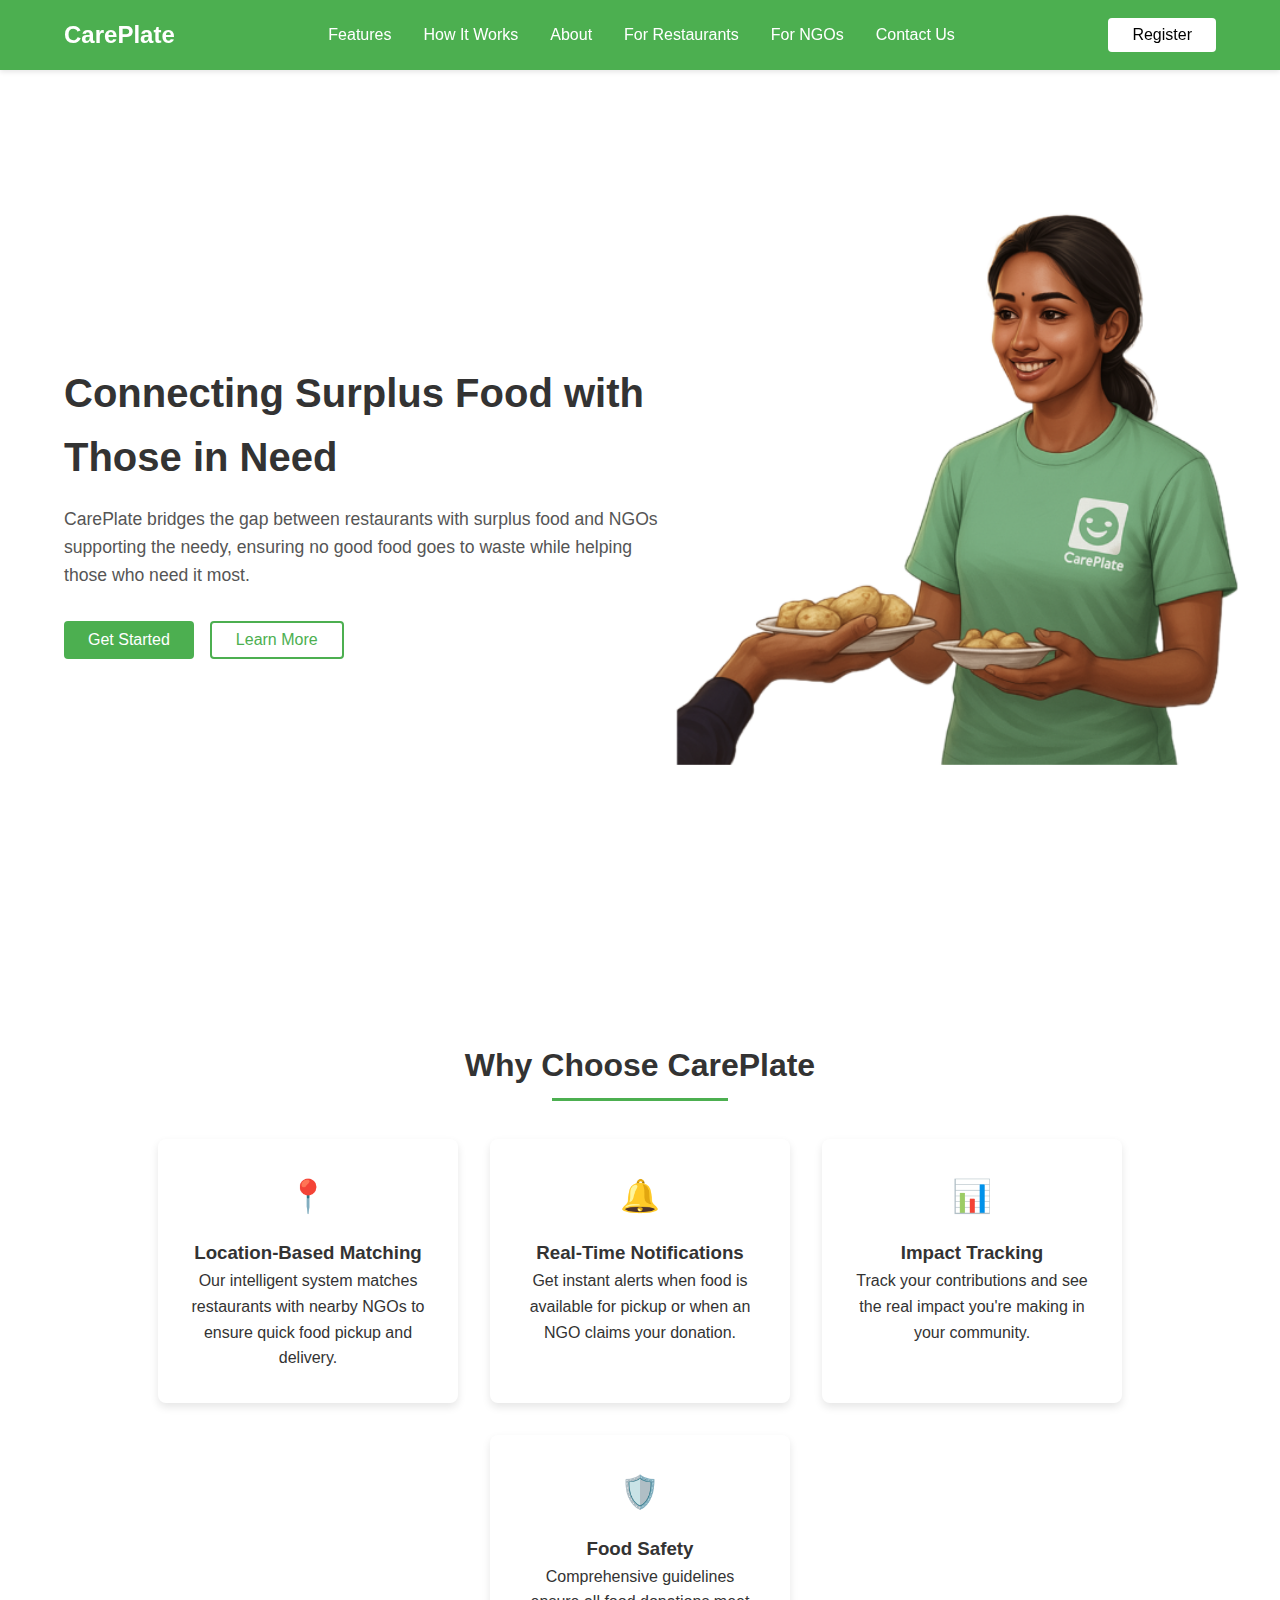
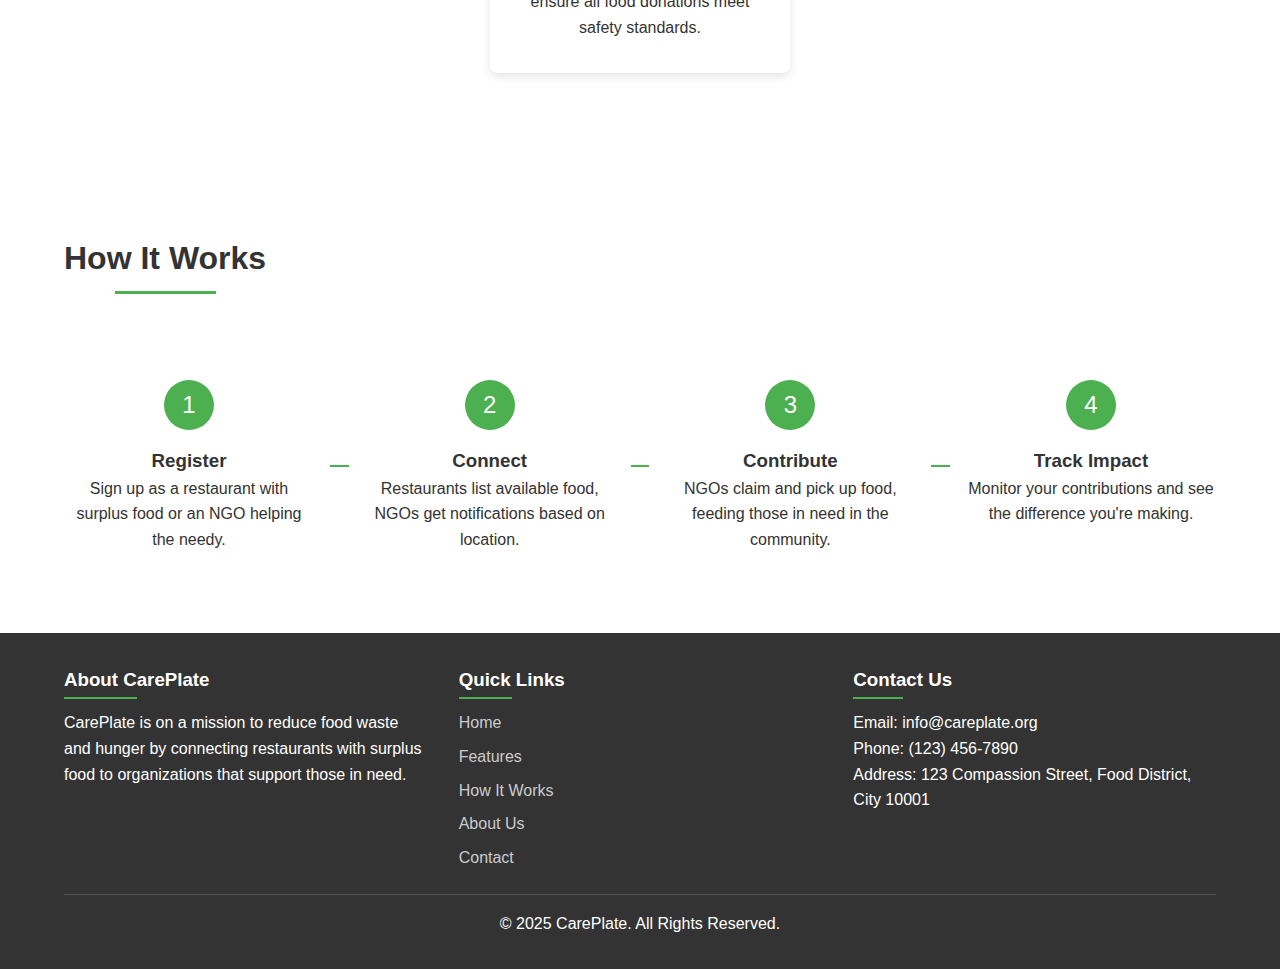
<file: index.html>
<!DOCTYPE html>
<html lang="en">
<head>
    <meta charset="UTF-8">
    <meta name="viewport" content="width=device-width, initial-scale=1.0">
    <title>CarePlate - Connecting Surplus Food with Those in Need</title>
    <link rel="icon" href="images/logo.png" type="image">
    <link rel="stylesheet" href="css/index.css">
</head>
<body>
    <nav class="navbar">
        <a href="#" class="logo">
            <span>Care<span class="logo-highlight">Plate</span></span>
        </a>
        <div class="nav-links">
            <a href="#features">Features</a>
            <a href="#how-it-works">How It Works</a>
            <a href="about.html">About</a>
            <a href="restaurant-interface.html">For Restaurants</a>
            <a href="ngo-interface.html">For NGOs</a>
            <a href="contact.html">Contact Us</a>
        </div>
        <button class="btn" id="register-btn">Register</button>
    </nav>


    <section class="hero">
        <div class="hero-content">
            <h1>Connecting Surplus Food with Those in Need</h1>
            <p>CarePlate bridges the gap between restaurants with surplus food and NGOs supporting the needy, ensuring no good food goes to waste while helping those who need it most.</p>
            <div class="hero-buttons">
                <button class="btn" id="hero-register-btn">Get Started</button>
                <button class="btn btn-outline">Learn More</button>
            </div>
        </div>
    </section>

    <section class="features" id="features">
        <h2 class="section-title">Why Choose CarePlate</h2>
        <div class="feature-grid">
            <div class="feature-card">
                <div class="feature-icon">📍</div>
                <h3>Location-Based Matching</h3>
                <p>Our intelligent system matches restaurants with nearby NGOs to ensure quick food pickup and delivery.</p>
            </div>
            <div class="feature-card">
                <div class="feature-icon">🔔</div>
                <h3>Real-Time Notifications</h3>
                <p>Get instant alerts when food is available for pickup or when an NGO claims your donation.</p>
            </div>
            <div class="feature-card">
                <div class="feature-icon">📊</div>
                <h3>Impact Tracking</h3>
                <p>Track your contributions and see the real impact you're making in your community.</p>
            </div>
            <div class="feature-card">
                <div class="feature-icon">🛡️</div>
                <h3>Food Safety</h3>
                <p>Comprehensive guidelines ensure all food donations meet safety standards.</p>
            </div>
        </div>
    </section>


    <section class="how-it-works" id="how-it-works">
        <h2 class="section-title">How It Works</h2>
        <div class="steps">
            <div class="step">
                <div class="step-number">1</div>
                <h3>Register</h3>
                <p>Sign up as a restaurant with surplus food or an NGO helping the needy.</p>
            </div>
            <div class="step-line"></div>
            <div class="step">
                <div class="step-number">2</div>
                <h3>Connect</h3>
                <p>Restaurants list available food, NGOs get notifications based on location.</p>
            </div>
            <div class="step-line"></div>
            <div class="step">
                <div class="step-number">3</div>
                <h3>Contribute</h3>
                <p>NGOs claim and pick up food, feeding those in need in the community.</p>
            </div>
            <div class="step-line"></div>
            <div class="step">
                <div class="step-number">4</div>
                <h3>Track Impact</h3>
                <p>Monitor your contributions and see the difference you're making.</p>
            </div>
        </div>
    </section>

    <div id="register-modal" class="modal">
        <div class="modal-content">
            <span class="close-btn">&times;</span>
            <h2>Register with CarePlate</h2>
            <p>Join our platform to start making a difference today.</p>
            
            <form id="register-form">
                <div class="user-type-selection">
                    <div class="user-type-option" data-type="restaurant">
                        <h3>I'm a Restaurant</h3>
                        <p>I want to donate surplus food</p>
                    </div>
                    <div class="user-type-option" data-type="ngo">
                        <h3>I'm a NGO</h3>
                        <p>I want to collect food for the needy</p>
                    </div>
                </div>
                
                
                <div class="form-group">
                    <label for="email">Email Address *</label>
                    <input type="email" id="email" class="form-control" required>
                </div>
                
                <div class="form-group">
                    <label for="password">Password *</label>
                    <input type="password" id="password" class="form-control" required>
                </div>
                
                <div class="form-group">
                    <label for="confirm-password">Confirm Password *</label>
                    <input type="password" id="confirm-password" class="form-control" required>
                </div>
                
                <div class="form-check">
                    <input type="checkbox" id="terms" required>
                    <label for="terms">I agree to the Terms of Service and Privacy Policy</label>
                </div>
                
                <button type="submit" class="btn">Continue Registration</button>
            </form>
        </div>
    </div>

  
    <footer>
        <div class="footer-content">
            <div class="footer-section">
                <h3>About CarePlate</h3>
                <p>CarePlate is on a mission to reduce food waste and hunger by connecting restaurants with surplus food to organizations that support those in need.</p>
            </div>
            <div class="footer-section">
                <h3>Quick Links</h3>
                <div class="footer-links">
                    <a href="#">Home</a>
                    <a href="#features">Features</a>
                    <a href="#how-it-works">How It Works</a>
                    <a href="about.html">About Us</a>
                    <a href="contact.html">Contact</a>
                </div>
            </div>
            <div class="footer-section">
                <h3>Contact Us</h3>
                <p>Email: info@careplate.org</p>
                <p>Phone: (123) 456-7890</p>
                <p>Address: 123 Compassion Street, Food District, City 10001</p>
            </div>
        </div>
        <div class="copyright">
            <p>&copy; 2025 CarePlate. All Rights Reserved.</p>
        </div>
    </footer>

    <script src="js/index.js"></script>
</body>
</html>
</file>
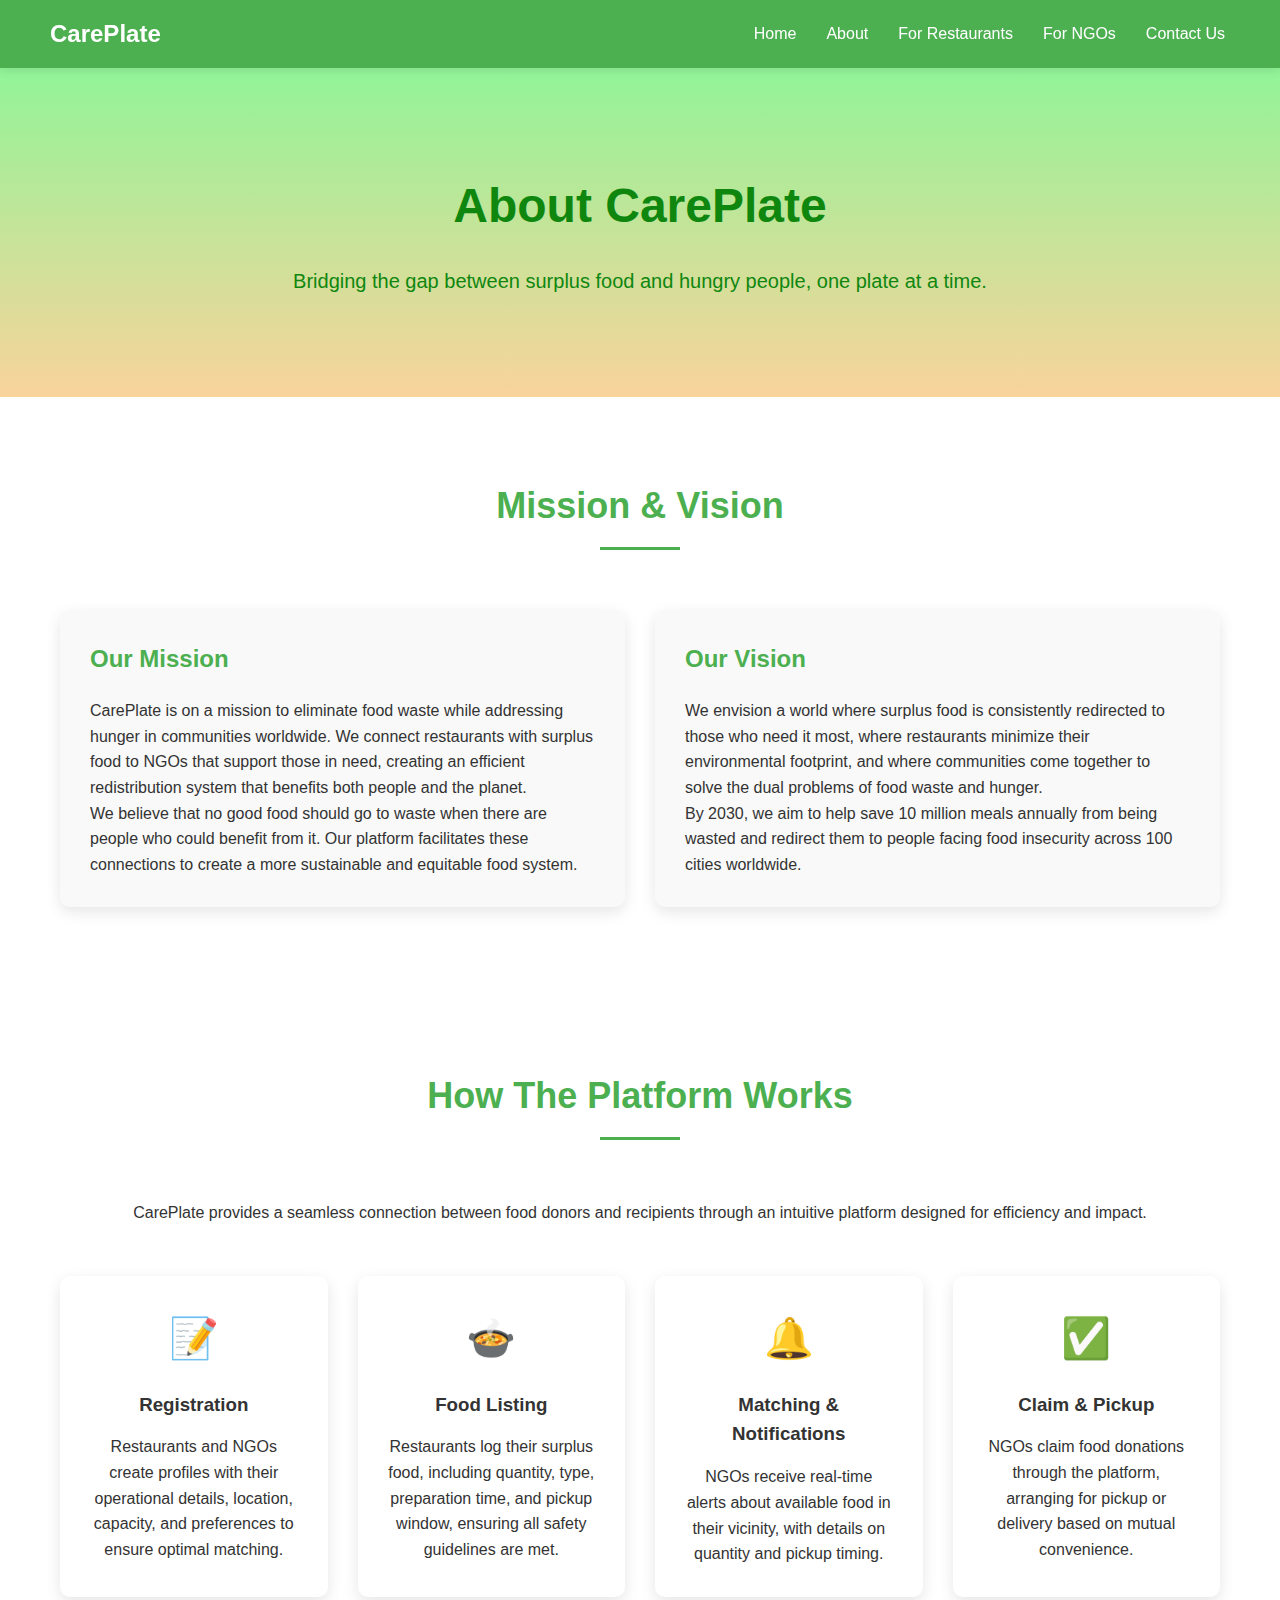
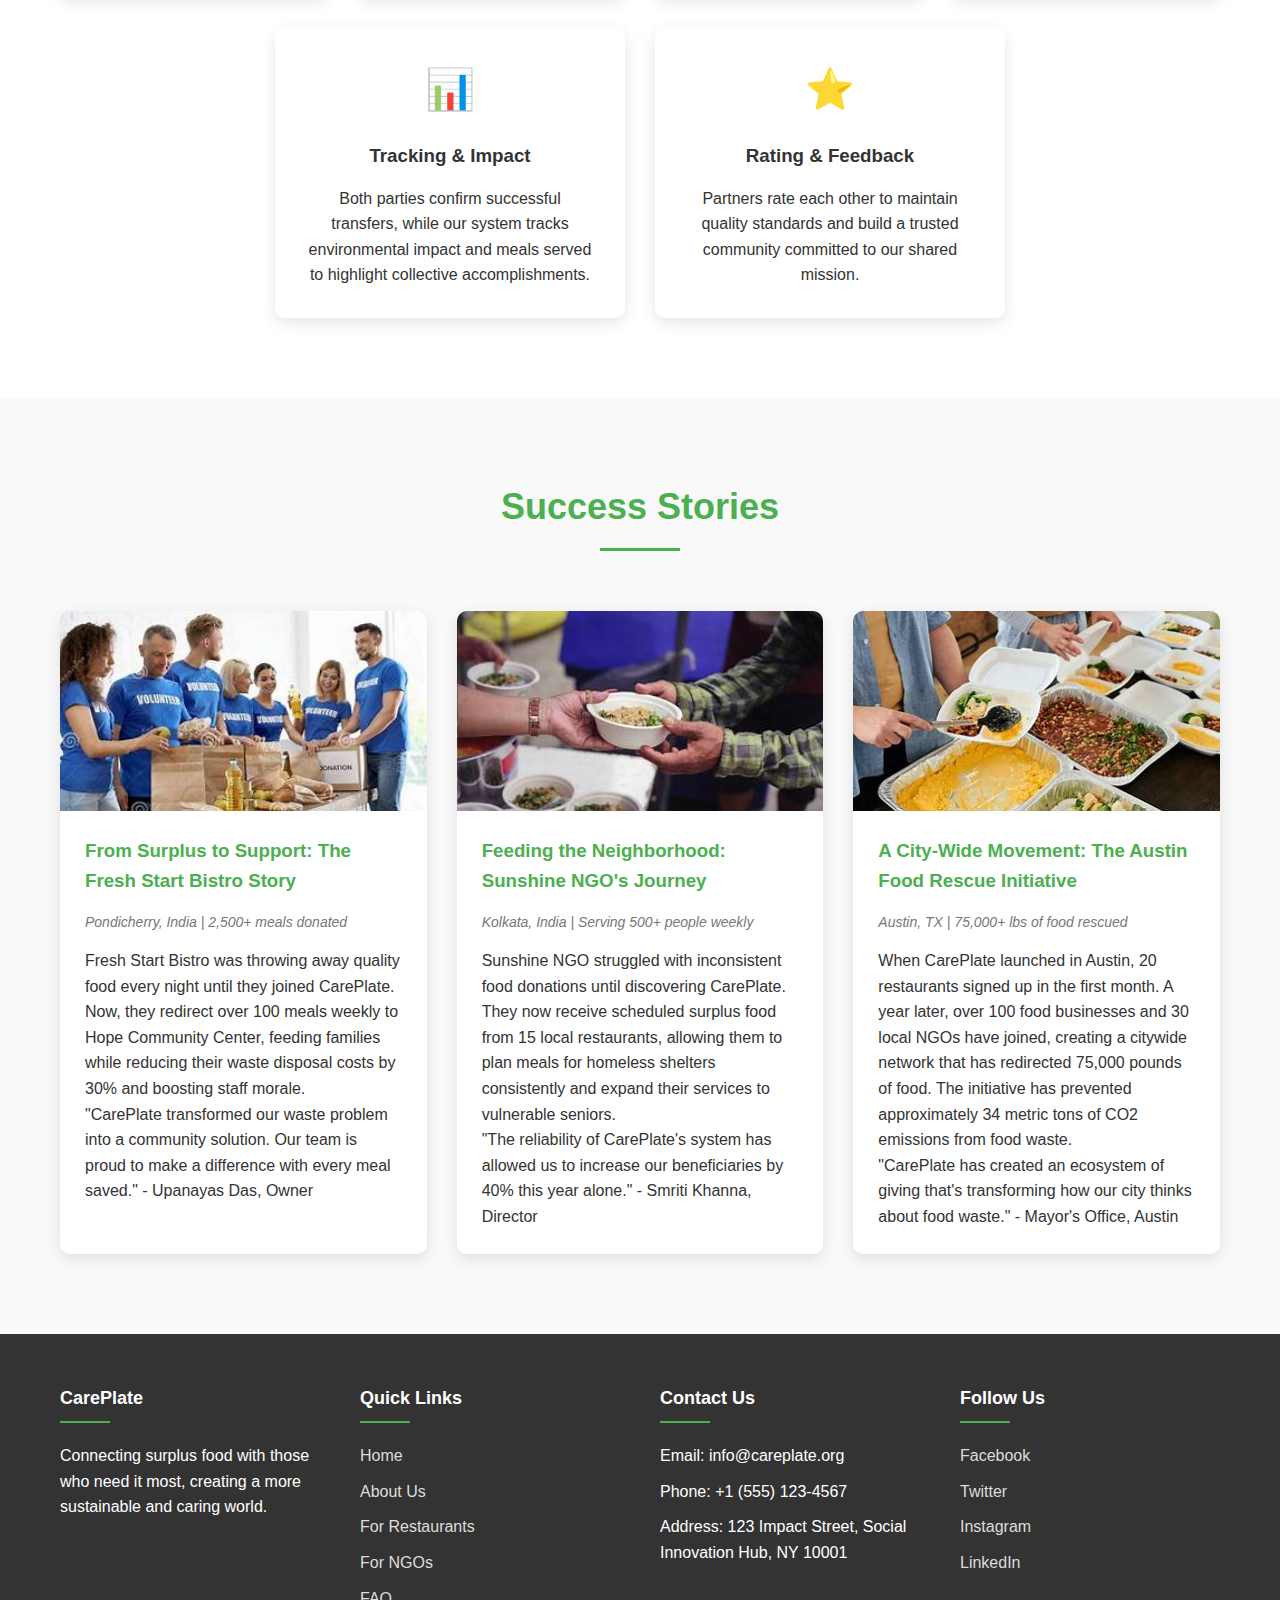
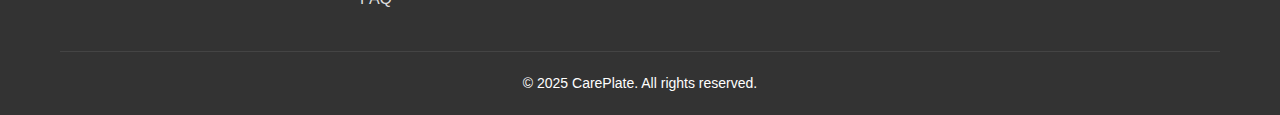
<file: about.html>
<!DOCTYPE html>
<html lang="en">
<head>
    <meta charset="UTF-8">
    <meta name="viewport" content="width=device-width, initial-scale=1.0">
    <title>About Us - CarePlate</title>
    <link rel="stylesheet" href="css/about.css">
</head>
<body>
    <!-- Navbar -->
    <nav>
        <div class="container navbar">
            <a href="#" class="logo">
                <span class="logo-icon"></span> CarePlate
            </a>
            <ul class="nav-links">
                <li><a href="index.html">Home</a></li>
                <li><a href="#">About</a></li>
                <li><a href="restaurant-interface.html">For Restaurants</a></li>
                <li><a href="ngo-interface.html">For NGOs</a></li>
                <li><a href="contact.html">Contact Us</a></li>
            </ul>
        </div>
    </nav>


    <div class="hero">
        <div class="container">
            <h1>About CarePlate</h1>
            <p>Bridging the gap between surplus food and hungry people, one plate at a time.</p>
        </div>
    </div>

    <!-- Mission & Vision Section -->
    <section class="section">
        <div class="container">
            <div class="section-title">
                <h2>Mission & Vision</h2>
            </div>
            <div class="mission-vision">
                <div class="mission">
                    <h3>Our Mission</h3>
                    <p>CarePlate is on a mission to eliminate food waste while addressing hunger in communities worldwide. We connect restaurants with surplus food to NGOs that support those in need, creating an efficient redistribution system that benefits both people and the planet.</p>
                    <p>We believe that no good food should go to waste when there are people who could benefit from it. Our platform facilitates these connections to create a more sustainable and equitable food system.</p>
                </div>
                <div class="vision">
                    <h3>Our Vision</h3>
                    <p>We envision a world where surplus food is consistently redirected to those who need it most, where restaurants minimize their environmental footprint, and where communities come together to solve the dual problems of food waste and hunger.</p>
                    <p>By 2030, we aim to help save 10 million meals annually from being wasted and redirect them to people facing food insecurity across 100 cities worldwide.</p>
                </div>
            </div>
        </div>
    </section>

    <!-- How It Works Section -->
    <section class="section">
        <div class="container">
            <div class="section-title">
                <h2>How The Platform Works</h2>
            </div>
            <div class="how-it-works">
                <p>CarePlate provides a seamless connection between food donors and recipients through an intuitive platform designed for efficiency and impact.</p>
                
                <div class="steps">
                    <div class="step">
                        <div class="step-icon">📝</div>
                        <h3>Registration</h3>
                        <p>Restaurants and NGOs create profiles with their operational details, location, capacity, and preferences to ensure optimal matching.</p>
                    </div>
                    <div class="step">
                        <div class="step-icon">🍲</div>
                        <h3>Food Listing</h3>
                        <p>Restaurants log their surplus food, including quantity, type, preparation time, and pickup window, ensuring all safety guidelines are met.</p>
                    </div>
                    <div class="step">
                        <div class="step-icon">🔔</div>
                        <h3>Matching & Notifications</h3>
                        <p>NGOs receive real-time alerts about available food in their vicinity, with details on quantity and pickup timing.</p>
                    </div>
                    <div class="step">
                        <div class="step-icon">✅</div>
                        <h3>Claim & Pickup</h3>
                        <p>NGOs claim food donations through the platform, arranging for pickup or delivery based on mutual convenience.</p>
                    </div>
                    <div class="step">
                        <div class="step-icon">📊</div>
                        <h3>Tracking & Impact</h3>
                        <p>Both parties confirm successful transfers, while our system tracks environmental impact and meals served to highlight collective accomplishments.</p>
                    </div>
                    <div class="step">
                        <div class="step-icon">⭐</div>
                        <h3>Rating & Feedback</h3>
                        <p>Partners rate each other to maintain quality standards and build a trusted community committed to our shared mission.</p>
                    </div>
                </div>
            </div>
        </div>
    </section>

    <!-- Success Stories Section -->
    <section class="section success-stories">
        <div class="container">
            <div class="section-title">
                <h2>Success Stories</h2>
            </div>
            <div class="stories">
                <div class="story">
                    <div class="story-img" style="background-image: url('images/succ1.jpeg')"></div>
                    <div class="story-content">
                        <h3>From Surplus to Support: The Fresh Start Bistro Story</h3>
                        <p class="story-meta">Pondicherry, India | 2,500+ meals donated</p>
                        <p>Fresh Start Bistro was throwing away quality food every night until they joined CarePlate. Now, they redirect over 100 meals weekly to Hope Community Center, feeding families while reducing their waste disposal costs by 30% and boosting staff morale.</p>
                        <p>"CarePlate transformed our waste problem into a community solution. Our team is proud to make a difference with every meal saved." - Upanayas Das, Owner</p>
                    </div>
                </div>
                <div class="story">
                    <div class="story-img" style="background-image: url('images/succ2.jpeg')"></div>
                    <div class="story-content">
                        <h3>Feeding the Neighborhood: Sunshine NGO's Journey</h3>
                        <p class="story-meta">Kolkata, India | Serving 500+ people weekly</p>
                        <p>Sunshine NGO struggled with inconsistent food donations until discovering CarePlate. They now receive scheduled surplus food from 15 local restaurants, allowing them to plan meals for homeless shelters consistently and expand their services to vulnerable seniors.</p>
                        <p>"The reliability of CarePlate's system has allowed us to increase our beneficiaries by 40% this year alone." - Smriti Khanna, Director</p>
                    </div>
                </div>
                <div class="story">
                    <div class="story-img" style="background-image: url('images/succ3.jpeg')"></div>
                    <div class="story-content">
                        <h3>A City-Wide Movement: The Austin Food Rescue Initiative</h3>
                        <p class="story-meta">Austin, TX | 75,000+ lbs of food rescued</p>
                        <p>When CarePlate launched in Austin, 20 restaurants signed up in the first month. A year later, over 100 food businesses and 30 local NGOs have joined, creating a citywide network that has redirected 75,000 pounds of food. The initiative has prevented approximately 34 metric tons of CO2 emissions from food waste.</p>
                        <p>"CarePlate has created an ecosystem of giving that's transforming how our city thinks about food waste." - Mayor's Office, Austin</p>
                    </div>
                </div>
            </div>
        </div>
    </section>

    <!-- Footer -->
    <footer>
        <div class="container">
            <div class="footer-content">
                <div class="footer-col">
                    <h4>CarePlate</h4>
                    <p>Connecting surplus food with those who need it most, creating a more sustainable and caring world.</p>
                </div>
                <div class="footer-col">
                    <h4>Quick Links</h4>
                    <ul class="footer-links">
                        <li><a href="#">Home</a></li>
                        <li><a href="#">About Us</a></li>
                        <li><a href="#">For Restaurants</a></li>
                        <li><a href="#">For NGOs</a></li>
                        <li><a href="#">FAQ</a></li>
                    </ul>
                </div>
                <div class="footer-col">
                    <h4>Contact Us</h4>
                    <ul class="footer-links">
                        <li>Email: info@careplate.org</li>
                        <li>Phone: +1 (555) 123-4567</li>
                        <li>Address: 123 Impact Street, Social Innovation Hub, NY 10001</li>
                    </ul>
                </div>
                <div class="footer-col">
                    <h4>Follow Us</h4>
                    <ul class="footer-links">
                        <li><a href="#">Facebook</a></li>
                        <li><a href="#">Twitter</a></li>
                        <li><a href="#">Instagram</a></li>
                        <li><a href="#">LinkedIn</a></li>
                    </ul>
                </div>
            </div>
            <div class="copyright">
                <p>&copy; 2025 CarePlate. All rights reserved.</p>
            </div>
        </div>
    </footer>
</body>
</html>
</file>
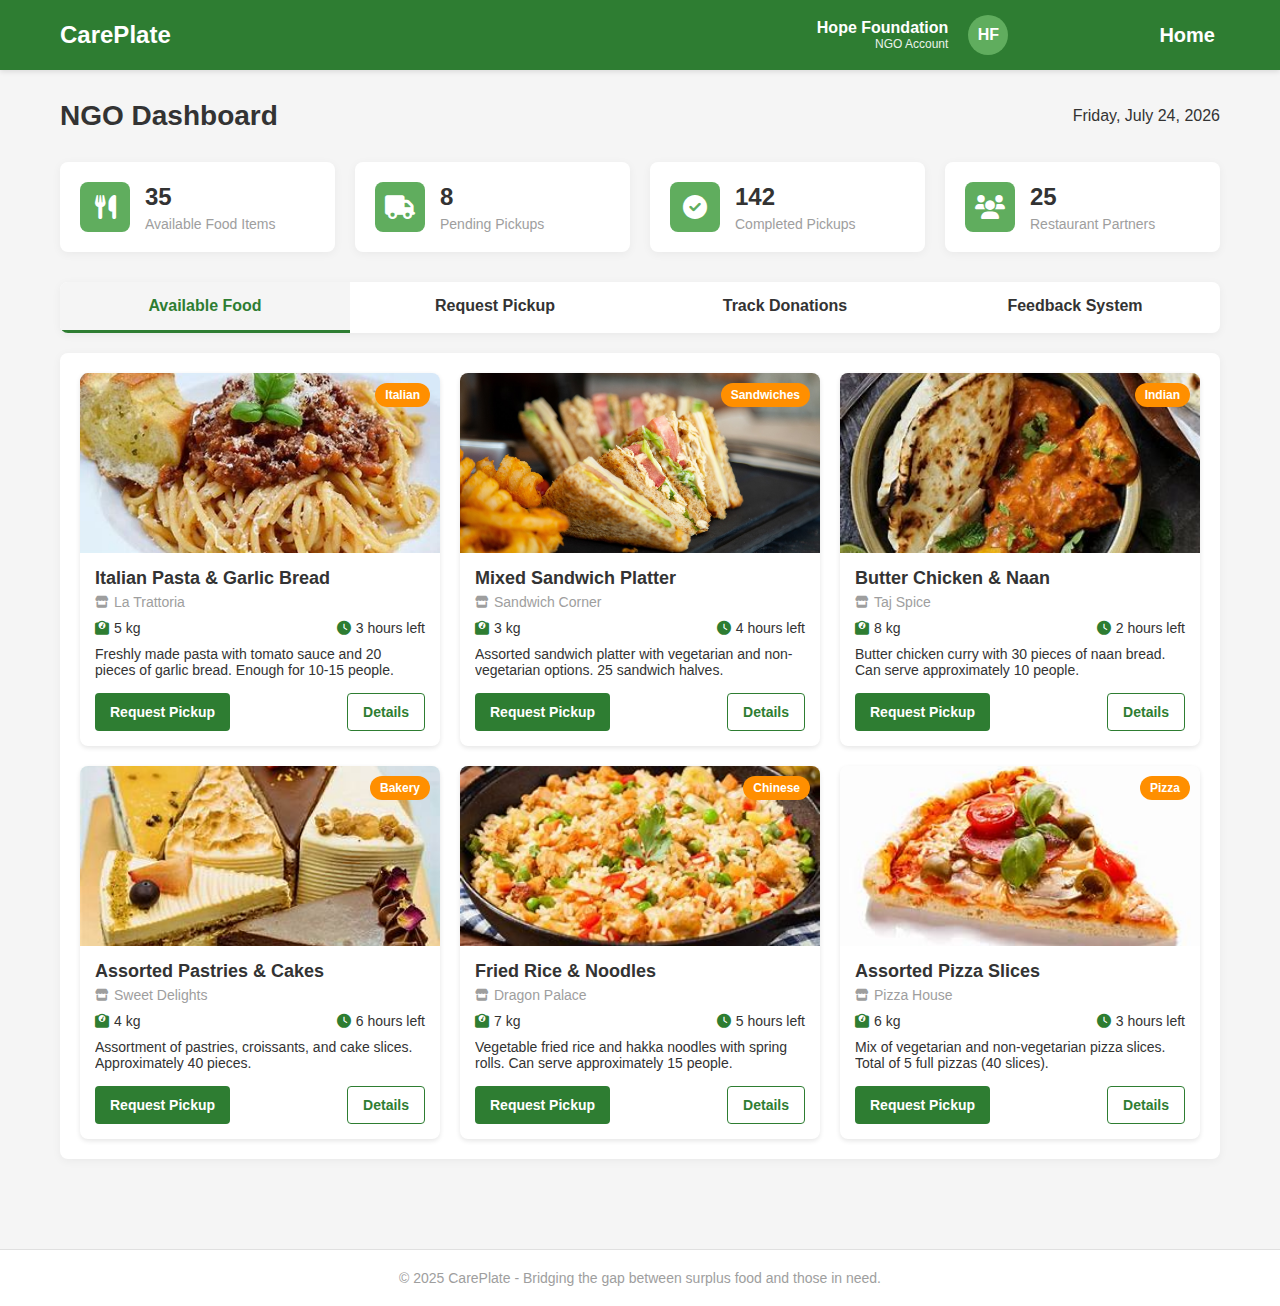
<file: ngo-interface.html>
<!DOCTYPE html>
<html lang="en">
<head>
    <meta charset="UTF-8">
    <meta name="viewport" content="width=device-width, initial-scale=1.0">
    <title>CarePlate - NGO Dashboard</title>
    <link rel="stylesheet" href="css/ngo.css">
    <link rel="stylesheet" href="https://cdnjs.cloudflare.com/ajax/libs/font-awesome/6.0.0/css/all.min.css">
</head>
<body>
    <header>
        <div class="container header-content">
            <div class="logo">
                <span>CarePlate</span>
            </div>
            <div class="user-nav">
                <div class="user-info">
                    <div class="user-name">Hope Foundation</div>
                    <div class="user-org">NGO Account</div>
                </div>
                <div class="avatar">HF</div>
            </div>
            <a href="index.html">Home</a>
        </div>
    </header>

    <main class="main-content">
        <div class="container">
            <div class="dashboard-header">
                <h1 class="dashboard-title">NGO Dashboard</h1>
                <div>
                    <p id="current-date"></p>
                </div>
            </div>

            <div class="stats-container">
                <div class="stat-card">
                    <div class="stat-icon"><i class="fas fa-utensils"></i></div>
                    <div class="stat-info">
                        <h3>35</h3>
                        <p>Available Food Items</p>
                    </div>
                </div>
                <div class="stat-card">
                    <div class="stat-icon"><i class="fas fa-truck"></i></div>
                    <div class="stat-info">
                        <h3>8</h3>
                        <p>Pending Pickups</p>
                    </div>
                </div>
                <div class="stat-card">
                    <div class="stat-icon"><i class="fas fa-check-circle"></i></div>
                    <div class="stat-info">
                        <h3>142</h3>
                        <p>Completed Pickups</p>
                    </div>
                </div>
                <div class="stat-card">
                    <div class="stat-icon"><i class="fas fa-users"></i></div>
                    <div class="stat-info">
                        <h3>25</h3>
                        <p>Restaurant Partners</p>
                    </div>
                </div>
            </div>

            <div class="tabs">
                <div class="tab active" data-tab="available">Available Food</div>
                <div class="tab" data-tab="request">Request Pickup</div>
                <div class="tab" data-tab="track">Track Donations</div>
                <div class="tab" data-tab="feedback">Feedback System</div>
            </div>

            <div id="available-tab" class="tab-content active">
                <div class="food-grid">
                    <div class="food-card">
                        <div class="food-img">
                            <img src="images/pasta.jpeg" alt="Italian Pasta">
                            <span class="food-type">Italian</span>
                        </div>
                        <div class="food-details">
                            <h3 class="food-title">Italian Pasta & Garlic Bread</h3>
                            <div class="restaurant-name">
                                <i class="fas fa-store"></i> La Trattoria
                            </div>
                            <div class="food-meta">
                                <div>
                                    <i class="fas fa-weight"></i> 5 kg
                                </div>
                                <div>
                                    <i class="fas fa-clock"></i> 3 hours left
                                </div>
                            </div>
                            <p class="food-description">Freshly made pasta with tomato sauce and 20 pieces of garlic bread. Enough for 10-15 people.</p>
                            <div class="food-actions">
                                <button class="btn btn-primary request-btn" data-id="1">Request Pickup</button>
                                <button class="btn btn-secondary view-details-btn" data-id="1">Details</button>
                            </div>
                        </div>
                    </div>

                    
                    <div class="food-card">
                        <div class="food-img">
                            <img src="images/sandwich-4638226_1280.jpg" alt="Sandwiches">
                            <span class="food-type">Sandwiches</span>
                        </div>
                        <div class="food-details">
                            <h3 class="food-title">Mixed Sandwich Platter</h3>
                            <div class="restaurant-name">
                                <i class="fas fa-store"></i> Sandwich Corner
                            </div>
                            <div class="food-meta">
                                <div>
                                    <i class="fas fa-weight"></i> 3 kg
                                </div>
                                <div>
                                    <i class="fas fa-clock"></i> 4 hours left
                                </div>
                            </div>
                            <p class="food-description">Assorted sandwich platter with vegetarian and non-vegetarian options. 25 sandwich halves.</p>
                            <div class="food-actions">
                                <button class="btn btn-primary request-btn" data-id="2">Request Pickup</button>
                                <button class="btn btn-secondary view-details-btn" data-id="2">Details</button>
                            </div>
                        </div>
                    </div>

                    
                    <div class="food-card">
                        <div class="food-img">
                            <img src="images/butter chicken2.jpeg" alt="Indian Curry">
                            <span class="food-type">Indian</span>
                        </div>
                        <div class="food-details">
                            <h3 class="food-title">Butter Chicken & Naan</h3>
                            <div class="restaurant-name">
                                <i class="fas fa-store"></i> Taj Spice
                            </div>
                            <div class="food-meta">
                                <div>
                                    <i class="fas fa-weight"></i> 8 kg
                                </div>
                                <div>
                                    <i class="fas fa-clock"></i> 2 hours left
                                </div>
                            </div>
                            <p class="food-description">Butter chicken curry with 30 pieces of naan bread. Can serve approximately 10 people.</p>
                            <div class="food-actions">
                                <button class="btn btn-primary request-btn" data-id="3">Request Pickup</button>
                                <button class="btn btn-secondary view-details-btn" data-id="3">Details</button>
                            </div>
                        </div>
                    </div>

                    
                    <div class="food-card">
                        <div class="food-img">
                            <img src="images/pastry.jpeg" alt="Pastries">
                            <span class="food-type">Bakery</span>
                        </div>
                        <div class="food-details">
                            <h3 class="food-title">Assorted Pastries & Cakes</h3>
                            <div class="restaurant-name">
                                <i class="fas fa-store"></i> Sweet Delights
                            </div>
                            <div class="food-meta">
                                <div>
                                    <i class="fas fa-weight"></i> 4 kg
                                </div>
                                <div>
                                    <i class="fas fa-clock"></i> 6 hours left
                                </div>
                            </div>
                            <p class="food-description">Assortment of pastries, croissants, and cake slices. Approximately 40 pieces.</p>
                            <div class="food-actions">
                                <button class="btn btn-primary request-btn" data-id="4">Request Pickup</button>
                                <button class="btn btn-secondary view-details-btn" data-id="4">Details</button>
                            </div>
                        </div>
                    </div>

                    
                    <div class="food-card">
                        <div class="food-img">
                            <img src="images/fried rice.jpeg" alt="Chinese Food">
                            <span class="food-type">Chinese</span>
                        </div>
                        <div class="food-details">
                            <h3 class="food-title">Fried Rice & Noodles</h3>
                            <div class="restaurant-name">
                                <i class="fas fa-store"></i> Dragon Palace
                            </div>
                            <div class="food-meta">
                                <div>
                                    <i class="fas fa-weight"></i> 7 kg
                                </div>
                                <div>
                                    <i class="fas fa-clock"></i> 5 hours left
                                </div>
                            </div>
                            <p class="food-description">Vegetable fried rice and hakka noodles with spring rolls. Can serve approximately 15 people.</p>
                            <div class="food-actions">
                                <button class="btn btn-primary request-btn" data-id="5">Request Pickup</button>
                                <button class="btn btn-secondary view-details-btn" data-id="5">Details</button>
                            </div>
                        </div>
                    </div>

                 
                    <div class="food-card">
                        <div class="food-img">
                            <img src="images/pizza.jpeg" alt="Pizza">
                            <span class="food-type">Pizza</span>
                        </div>
                        <div class="food-details">
                            <h3 class="food-title">Assorted Pizza Slices</h3>
                            <div class="restaurant-name">
                                <i class="fas fa-store"></i> Pizza House
                            </div>
                            <div class="food-meta">
                                <div>
                                    <i class="fas fa-weight"></i> 6 kg
                                </div>
                                <div>
                                    <i class="fas fa-clock"></i> 3 hours left
                                </div>
                            </div>
                            <p class="food-description">Mix of vegetarian and non-vegetarian pizza slices. Total of 5 full pizzas (40 slices).</p>
                            <div class="food-actions">
                                <button class="btn btn-primary request-btn" data-id="6">Request Pickup</button>
                                <button class="btn btn-secondary view-details-btn" data-id="6">Details</button>
                            </div>
                        </div>
                    </div>
                </div>
            </div>

            <div id="request-tab" class="tab-content">
                <div class="alert alert-info">
                    <p>You have <strong>35</strong> food items available for pickup in your area. Use the form below to place a new pickup request.</p>
                </div>
                
                <form id="pickup-form">
                    <div class="form-group">
                        <label class="form-label" for="food-item">Select Food Item</label>
                        <select class="form-control" id="food-item" required>
                            <option value="">-- Select Food Item --</option>
                            <option value="1">Italian Pasta & Garlic Bread - La Trattoria (5 kg)</option>
                            <option value="2">Mixed Sandwich Platter - Sandwich Corner (3 kg)</option>
                            <option value="3">Butter Chicken & Naan - Taj Spice (8 kg)</option>
                            <option value="4">Assorted Pastries & Cakes - Sweet Delights (4 kg)</option>
                            <option value="5">Fried Rice & Noodles - Dragon Palace (7 kg)</option>
                            <option value="6">Assorted Pizza Slices - Pizza House (6 kg)</option>
                        </select>
                    </div>
                    
                    <div class="form-group">
                        <label class="form-label" for="pickup-time">Preferred Pickup Time</label>
                        <select class="form-control" id="pickup-time" required>
                            <option value="">-- Select Pickup Time --</option>
                            <option value="asap">As Soon As Possible</option>
                            <option value="1h">Within 1 Hour</option>
                            <option value="2h">Within 2 Hours</option>
                            <option value="3h">Within 3 Hours</option>
                        </select>
                    </div>
                    
                    <div class="form-group">
                        <label class="form-label" for="transportation">Transportation Method</label>
                        <select class="form-control" id="transportation" required>
                            <option value="">-- Select Transportation --</option>
                            <option value="own">Own Transportation</option>
                            <option value="volunteer">Volunteer Driver</option>
                            <option value="delivery">Request Restaurant Delivery</option>
                        </select>
                    </div>
                    
                    <div class="form-group">
                        <label class="form-label" for="beneficiaries">Number of Beneficiaries</label>
                        <input type="number" class="form-control" id="beneficiaries" min="1" placeholder="Approximate number of people to be served" required>
                    </div>
                    
                    <div class="form-group">
                        <label class="form-label" for="notes">Additional Notes</label>
                        <textarea class="form-control" id="notes" placeholder="Any dietary requirements, special instructions, etc."></textarea>
                    </div>
                    
                    <button type="submit" class="btn btn-primary btn-block">Submit Pickup Request</button>
                </form>
            </div>

            <div id="track-tab" class="tab-content">
                <div class="table-responsive">
                    <table>
                        <thead>
                            <tr>
                                <th>ID</th>
                                <th>Food Items</th>
                                <th>Restaurant</th>
                                <th>Request Date</th>
                                <th>Status</th>
                                <th>Actions</th>
                            </tr>
                        </thead>
                        <tbody>
                            <tr>
                                <td>#4582</td>
                                <td>Vegetable Biryani & Raita</td>
                                <td>Spice Garden</td>
                                <td>Apr 3, 2025</td>
                                <td><span class="status status-confirmed">Confirmed</span></td>
                                <td>
                                    <button class="btn btn-secondary view-pickup-btn" data-id="4582">View</button>
                                </td>
                            </tr>
                            <tr>
                                <td>#4581</td>
                                <td>Assorted Donuts & Pastries</td>
                                <td>Donut Heaven</td>
                                <td>Apr 3, 2025</td>
                                <td><span class="status status-pending">Pending</span></td>
                                <td>
                                    <button class="btn btn-secondary view-pickup-btn" data-id="4581">View</button>
                                </td>
                            </tr>
                            <tr>
                                <td>#4580</td>
                                <td>Mixed Sandwich Platter</td>
                                <td>Sandwich Corner</td>
                                <td>Apr 2, 2025</td>
                                <td><span class="status status-completed">Completed</span></td>
                                <td>
                                    <button class="btn btn-secondary view-pickup-btn" data-id="4580">View</button>
                                </td>
                            </tr>
                            <tr>
                                <td>#4579</td>
                                <td>Italian Pasta & Garlic Bread</td>
                                <td>La Trattoria</td>
                                <td>Apr 2, 2025</td>
                                <td><span class="status status-completed">Completed</span></td>
                                <td>
                                    <button class="btn btn-secondary view-pickup-btn" data-id="4579">View</button>
                                </td>
                            </tr>
                            <tr>
                                <td>#4578</td>
                                <td>Cheese Burgers & Fries</td>
                                <td>Burger Joint</td>
                                <td>Apr 1, 2025</td>
                                <td><span class="status status-cancelled">Cancelled</span></td>
                                <td>
                                    <button class="btn btn-secondary view-pickup-btn" data-id="4578">View</button>
                                </td>
                            </tr>
                            <tr>
                                <td>#4577</td>
                                <td>Chinese Noodles & Spring Rolls</td>
                                <td>Dragon Palace</td>
                                <td>Mar 31, 2025</td>
                                <td><span class="status status-completed">Completed</span></td>
                                <td>
                                    <button class="btn btn-secondary view-pickup-btn" data-id="4577">View</button>
                                </td>
                            </tr>
                            <tr>
                                <td>#4576</td>
                                <td>Pizza Slices & Garlic Bread</td>
                                <td>Pizza House</td>
                                <td>Mar 30, 2025</td>
                                <td><span class="status status-completed">Completed</span></td>
                                <td>
                                    <button class="btn btn-secondary view-pickup-btn" data-id="4576">View</button>
                                </td>
                            </tr>
                            <tr>
                                <td>#4575</td>
                                <td>Assorted Pastries & Cakes</td>
                                <td>Sweet Delights</td>
                                <td>Mar 30, 2025</td>
                                <td><span class="status status-completed">Completed</span></td>
                                <td>
                                    <button class="btn btn-secondary view-pickup-btn" data-id="4575">View</button>
                                </td>
                            </tr>
                        </tbody>
                    </table>
                </div>
            </div>

            <div id="feedback-tab" class="tab-content">
                <div class="alert alert-warning">
                    <p>Providing feedback helps restaurants improve their donations and helps other NGOs make informed decisions.</p>
                </div>
                
                <div class="table-responsive">
                    <table>
                        <thead>
                            <tr>
                                <th>ID</th>
                                <th>Restaurant</th>
                                <th>Food Items</th>
                                <th>Pickup Date</th>
                                <th>Rating</th>
                                <th>Actions</th>
                            </tr>
                        </thead>
                        <tbody>
                            <tr>
                                <td>#4580</td>
                                <td>Sandwich Corner</td>
                                <td>Mixed Sandwich Platter</td>
                                <td>Apr 2, 2025</td>
                                <td>
                                    <div class="ratings">
                                        <span class="rating">★</span>
                                        <span class="rating">★</span>
                                        <span class="rating">★</span>
                                        <span class="rating">★</span>
                                        <span class="rating empty">★</span>
                                    </div>
                                </td>
                                <td>
                                    <button class="btn btn-secondary rate-btn" data-id="4580">Update</button>
                                </td>
                            </tr>
                            <tr>
                                <td>#4579</td>
                                <td>La Trattoria</td>
                                <td>Italian Pasta & Garlic Bread</td>
                                <td>Apr 2, 2025</td>
                                <td>
                                    <div class="ratings">
                                        <span class="rating">★</span>
                                        <span class="rating">★</span>
                                        <span class="rating">★</span>
                                        <span class="rating">★</span>
                                        <span class="rating">★</span>
                                    </div>
                                </td>
                                <td>
                                    <button class="btn btn-secondary rate-btn" data-id="4579">Update</button>
                                </td>
                            </tr>
                            <tr>
                                <td>#4577</td>
                                <td>Dragon Palace</td>
                                <td>Chinese Noodles & Spring Rolls</td>
                                <td>Mar 31, 2025</td>
                                <td>
                                    <div class="ratings">
                                        <span class="rating">★</span>
                                        <span class="rating">★</span>
                                        <span class="rating">★</span>
                                        <span class="rating empty">★</span>
                                        <span class="rating empty">★</span>
                                    </div>
                                </td>
                                <td>
                                    <button class="btn btn-secondary rate-btn" data-id="4577">Update</button>
                                </td>
                            </tr>
                            <tr>
                                <td>#4576</td>
                                <td>Pizza House</td>
                                <td>Pizza Slices & Garlic Bread</td>
                                <td>Mar 30, 2025</td>
                                <td>
                                    <div class="ratings">
                                        <span class="rating">★</span>
                                        <span class="rating">★</span>
                                        <span class="rating">★</span>
                                        <span class="rating">★</span>
                                        <span class="rating empty">★</span>
                                    </div>
                                </td>
                                <td>
                                    <button class="btn btn-secondary rate-btn" data-id="4576">Update</button>
                                </td>
                            </tr>
                            <tr>
                                <td>#4575</td>
                                <td>Sweet Delights</td>
                                <td>Assorted Pastries & Cakes</td>
                                <td>Mar 30, 2025</td>
                                <td>
                                    <div class="ratings">
                                        <span class="rating">★</span>
                                        <span class="rating">★</span>
                                        <span class="rating">★</span>
                                        <span class="rating">★</span>
                                        <span class="rating">★</span>
                                    </div>
                                </td>
                                <td>
                                    <button class="btn btn-secondary rate-btn" data-id="4575">Update</button>
                                </td>
                            </tr>
                        </tbody>
                    </table>
                </div>
            </div>
        </div>
    </main>

    
    <div id="food-details-modal" class="modal">
        <div class="modal-content">
            <div class="modal-header">
                <h2 class="modal-title">Food Details</h2>
                <button class="modal-close">&times;</button>
            </div>
            <div class="modal-body">
                <div id="food-details-content">
                </div>
            </div>
            <div class="modal-footer">
                <button class="btn btn-secondary modal-close-btn">Close</button>
                <button class="btn btn-primary request-pickup-modal-btn">Request Pickup</button>
            </div>
        </div>
    </div>

    
    <div id="pickup-details-modal" class="modal">
        <div class="modal-content">
            <div class="modal-header">
                <h2 class="modal-title">Pickup Details</h2>
                <button class="modal-close">&times;</button>
            </div>
            <div class="modal-body">
                <div id="pickup-details-content">
                </div>
            </div>
            <div class="modal-footer">
                <button class="btn btn-secondary modal-close-btn">Close</button>
            </div>
        </div>
    </div>

  
    <div id="rating-modal" class="modal">
        <div class="modal-content">
            <div class="modal-header">
                <h2 class="modal-title">Rate Donation</h2>
                <button class="modal-close">&times;</button>
            </div>
            <div class="modal-body">
                <form id="rating-form">
                    <div class="form-group">
                        <label class="form-label">Food Quality</label>
                        <div class="ratings rating-input" id="food-quality-rating">
                            <span class="rating" data-value="1">★</span>
                            <span class="rating" data-value="2">★</span>
                            <span class="rating" data-value="3">★</span>
                            <span class="rating" data-value="4">★</span>
                            <span class="rating" data-value="5">★</span>
                        </div>
                    </div>
                    
                    <div class="form-group">
                        <label class="form-label">Packaging</label>
                        <div class="ratings rating-input" id="packaging-rating">
                            <span class="rating" data-value="1">★</span>
                            <span class="rating" data-value="2">★</span>
                            <span class="rating" data-value="3">★</span>
                            <span class="rating" data-value="4">★</span>
                            <span class="rating" data-value="5">★</span>
                        </div>
                    </div>
                    
                    <div class="form-group">
                        <label class="form-label">Quantity Accuracy</label>
                        <div class="ratings rating-input" id="quantity-rating">
                            <span class="rating" data-value="1">★</span>
                            <span class="rating" data-value="2">★</span>
                            <span class="rating" data-value="3">★</span>
                            <span class="rating" data-value="4">★</span>
                            <span class="rating" data-value="5">★</span>
                        </div>
                    </div>
                    
                    <div class="form-group">
                        <label class="form-label">Comments</label>
                        <textarea class="form-control" id="rating-comments" placeholder="Share your experience with this donation"></textarea>
                    </div>
                </form>
            </div>
            <div class="modal-footer">
                <button class="btn btn-secondary modal-close-btn">Cancel</button>
                <button class="btn btn-primary" id="submit-rating-btn">Submit Rating</button>
            </div>
        </div>
    </div>

    <footer>
        <div class="container footer-content">
            <p>&copy; 2025 CarePlate - Bridging the gap between surplus food and those in need.</p>
        </div>
    </footer>

    <script src="js/ngo.js"></script>
</body>
</html>
</file>
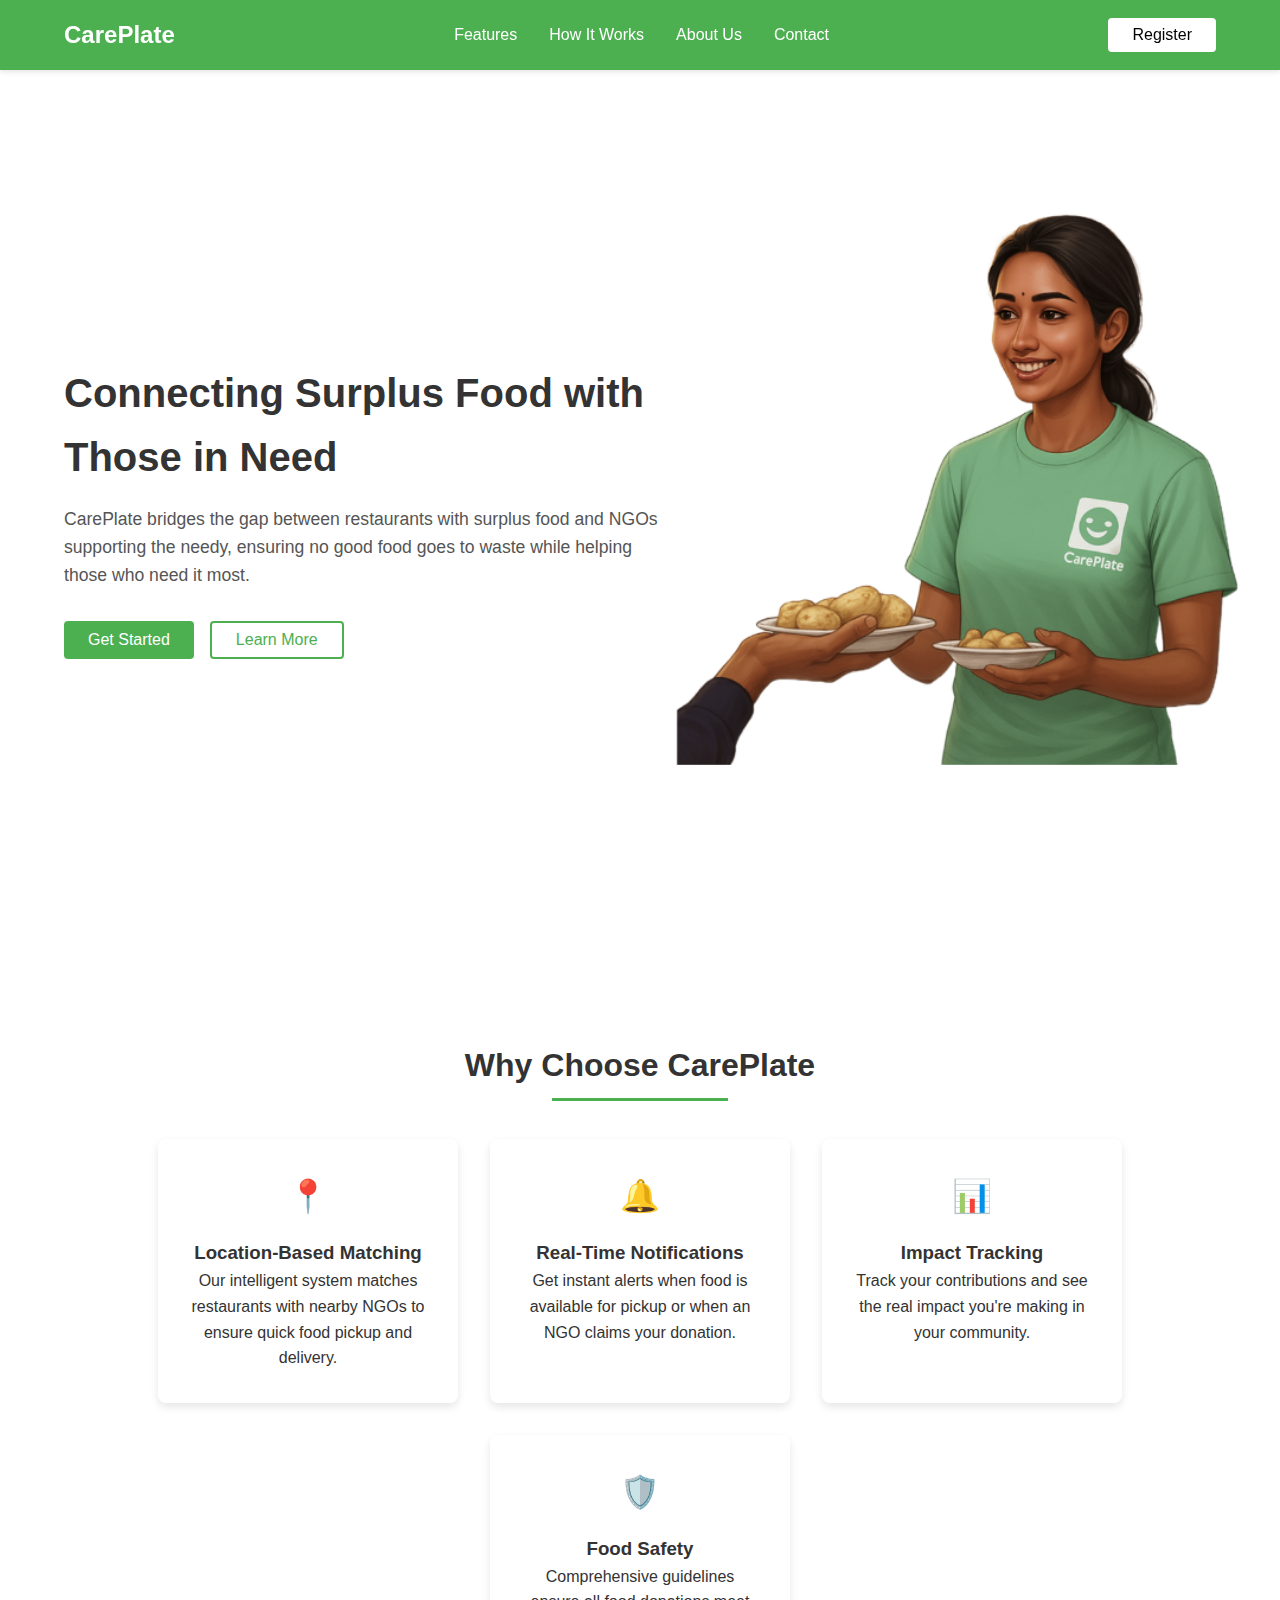
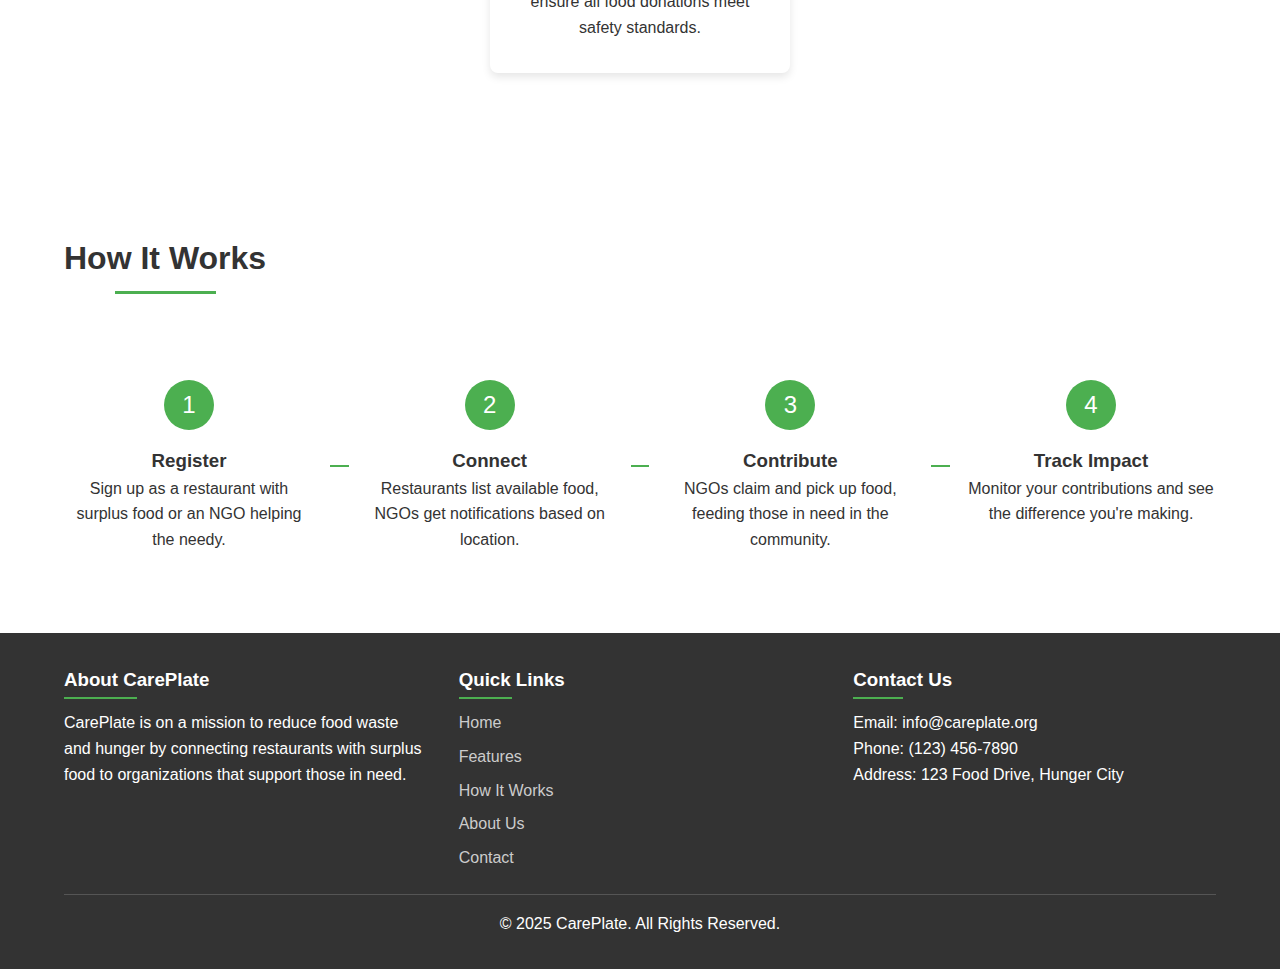
<file: restaurant.html>
<!DOCTYPE html>
<html lang="en">
<head>
    <meta charset="UTF-8">
    <meta name="viewport" content="width=device-width, initial-scale=1.0">
    <title>CarePlate - Connecting Surplus Food with Those in Need</title>
    <link rel="stylesheet" href="css/index.css">
</head>
<body>
    <!-- Navigation Bar -->
    <nav class="navbar">
        <a href="#" class="logo">
            <span>Care<span class="logo-highlight">Plate</span></span>
        </a>
        <div class="nav-links">
            <a href="#features">Features</a>
            <a href="#how-it-works">How It Works</a>
            <a href="#about">About Us</a>
            <a href="#contact">Contact</a>
        </div>
        <button class="btn" id="register-btn">Register</button>
    </nav>

    <!-- Hero Section -->
    <section class="hero">
        <div class="hero-content">
            <h1>Connecting Surplus Food with Those in Need</h1>
            <p>CarePlate bridges the gap between restaurants with surplus food and NGOs supporting the needy, ensuring no good food goes to waste while helping those who need it most.</p>
            <div class="hero-buttons">
                <button class="btn" id="hero-register-btn">Get Started</button>
                <button class="btn btn-outline">Learn More</button>
            </div>
        </div>
    </section>

    <!-- Features Section -->
    <section class="features" id="features">
        <h2 class="section-title">Why Choose CarePlate</h2>
        <div class="feature-grid">
            <div class="feature-card">
                <div class="feature-icon">📍</div>
                <h3>Location-Based Matching</h3>
                <p>Our intelligent system matches restaurants with nearby NGOs to ensure quick food pickup and delivery.</p>
            </div>
            <div class="feature-card">
                <div class="feature-icon">🔔</div>
                <h3>Real-Time Notifications</h3>
                <p>Get instant alerts when food is available for pickup or when an NGO claims your donation.</p>
            </div>
            <div class="feature-card">
                <div class="feature-icon">📊</div>
                <h3>Impact Tracking</h3>
                <p>Track your contributions and see the real impact you're making in your community.</p>
            </div>
            <div class="feature-card">
                <div class="feature-icon">🛡️</div>
                <h3>Food Safety</h3>
                <p>Comprehensive guidelines ensure all food donations meet safety standards.</p>
            </div>
        </div>
    </section>

    <!-- How It Works Section -->
    <section class="how-it-works" id="how-it-works">
        <h2 class="section-title">How It Works</h2>
        <div class="steps">
            <div class="step">
                <div class="step-number">1</div>
                <h3>Register</h3>
                <p>Sign up as a restaurant with surplus food or an NGO helping the needy.</p>
            </div>
            <div class="step-line"></div>
            <div class="step">
                <div class="step-number">2</div>
                <h3>Connect</h3>
                <p>Restaurants list available food, NGOs get notifications based on location.</p>
            </div>
            <div class="step-line"></div>
            <div class="step">
                <div class="step-number">3</div>
                <h3>Contribute</h3>
                <p>NGOs claim and pick up food, feeding those in need in the community.</p>
            </div>
            <div class="step-line"></div>
            <div class="step">
                <div class="step-number">4</div>
                <h3>Track Impact</h3>
                <p>Monitor your contributions and see the difference you're making.</p>
            </div>
        </div>
    </section>

    <!-- Registration Modal -->
    <div id="register-modal" class="modal">
        <div class="modal-content">
            <span class="close-btn">&times;</span>
            <h2>Register with CarePlate</h2>
            <p>Join our platform to start making a difference today.</p>
            
            <form id="register-form">
                <div class="user-type-selection">
                    <div class="user-type-option" data-type="restaurant">
                        <h3>I'm a Restaurant</h3>
                        <p>I want to donate surplus food</p>
                    </div>
                    <div class="user-type-option" data-type="ngo">
                        <h3>I'm an NGO</h3>
                        <p>I want to collect food for the needy</p>
                    </div>
                </div>
                
                <!-- Common Fields -->
                <div class="form-group">
                    <label for="email">Email Address *</label>
                    <input type="email" id="email" class="form-control" required>
                </div>
                
                <div class="form-group">
                    <label for="password">Password *</label>
                    <input type="password" id="password" class="form-control" required>
                </div>
                
                <div class="form-group">
                    <label for="confirm-password">Confirm Password *</label>
                    <input type="password" id="confirm-password" class="form-control" required>
                </div>
                
                <div class="form-check">
                    <input type="checkbox" id="terms" required>
                    <label for="terms">I agree to the Terms of Service and Privacy Policy</label>
                </div>
                
                <button type="submit" class="btn">Continue Registration</button>
            </form>
        </div>
    </div>

    <!-- Footer -->
    <footer>
        <div class="footer-content">
            <div class="footer-section">
                <h3>About CarePlate</h3>
                <p>CarePlate is on a mission to reduce food waste and hunger by connecting restaurants with surplus food to organizations that support those in need.</p>
            </div>
            <div class="footer-section">
                <h3>Quick Links</h3>
                <div class="footer-links">
                    <a href="#">Home</a>
                    <a href="#features">Features</a>
                    <a href="#how-it-works">How It Works</a>
                    <a href="#">About Us</a>
                    <a href="#">Contact</a>
                </div>
            </div>
            <div class="footer-section">
                <h3>Contact Us</h3>
                <p>Email: info@careplate.org</p>
                <p>Phone: (123) 456-7890</p>
                <p>Address: 123 Food Drive, Hunger City</p>
            </div>
        </div>
        <div class="copyright">
            <p>&copy; 2025 CarePlate. All Rights Reserved.</p>
        </div>
    </footer>

    <script src="js/index.js"></script>
</body>
</html>
</file>
<file: css/index.css>
* {
    margin: 0;
    padding: 0;
    box-sizing: border-box;
    font-family: 'Segoe UI', Tahoma, Geneva, Verdana, sans-serif;
}

:root {
    --primary: #4CAF50;
    --primary-dark: #388E3C;
    --accent: #FF9800;
    --light: white;
    --dark: #333333;
}

body {
    background-color: var(--light);
    color: var(--dark);
    line-height: 1.6;
}

.navbar {
    display: flex;
    justify-content: space-between;
    align-items: center;
    background-color: #4CAF50;
    padding: 1rem 5%;
    box-shadow: 0 2px 5px rgba(0,0,0,0.1);
    position: fixed;
    width: 100%;
    top: 0;
    z-index: 1000;
}

.logo {
    display: flex;
    align-items: center;
    gap: 10px;
    text-decoration: none;
    color: white;
}

.logo span {
    font-size: 1.5rem;
    font-weight: bold;
}

.logo-highlight {
    color: white;
}

.nav-links {
    display: flex;
    gap: 2rem;
}

.nav-links a {
    text-decoration: none;
    color: var(--light);
    font-weight: 500;
    transition: color 0.3s;
}

.nav-links a:hover {
    color: var(--accent);
}

.btn {
    padding: 0.5rem 1.5rem;
    background-color: var(--primary);
    color: white;
    border: none;
    border-radius: 4px;
    cursor: pointer;
    font-size: 1rem;
    font-weight: 500;
    transition: background-color 0.3s;
}

.btn:hover {
    background-color: var(--accent);
}

.btn-outline {
    background-color: transparent;
    border: 2px solid var(--primary);
    color: var(--primary);
}

.btn-outline:hover {
    background-color: var(--accent);
    color: white;
    border-color: var(--accent);
}

#register-btn {
    padding: 0.5rem 1.5rem;
    background-color: white;
    color: black;
    border: none;
    border-radius: 4px;
    cursor: pointer;
    font-size: 1rem;
    font-weight: 500;
    transition: background-color 0.3s;
}

#register-btn:hover {
    background-color: var(--accent);
    color: white;
}

.hero {
    height: 100vh;
    display: flex;
    align-items: center;
    padding: 0 5%;
    background:  url('/images/lady17.png') center/cover;
    margin-top: 60px;
}

.hero-content {
    max-width: 600px;
}

.hero h1 {
    font-size: 2.5rem;
    margin-bottom: 1rem;
}

.hero p {
    font-size: 1.1rem;
    margin-bottom: 2rem;
    color: #555;
}

.hero-buttons {
    display: flex;
    gap: 1rem;
}

.features {
    padding: 5rem 5%;
    text-align: center;
    background-color: white;
}

.section-title {
    font-size: 2rem;
    margin-bottom: 3rem;
    position: relative;
    display: inline-block;
}

.section-title::after {
    content: '';
    position: absolute;
    width: 50%;
    height: 3px;
    background-color: var(--primary);
    bottom: -10px;
    left: 25%;
}

.feature-grid {
    display: flex;
    justify-content: center;
    flex-wrap: wrap;
    gap: 2rem;
}

.feature-card {
    background-color: var(--light);
    border-radius: 8px;
    padding: 2rem;
    width: 300px;
    box-shadow: 0 4px 8px rgba(0,0,0,0.1);
    transition: transform 0.3s;
}

.feature-card:hover {
    transform: translateY(-10px);
}

.feature-icon {
    font-size: 2rem;
    color: var(--primary);
    margin-bottom: 1rem;
}

.how-it-works {
    padding: 5rem 5%;
    background-color: var(--light);
}

.steps {
    display: flex;
    justify-content: space-between;
    margin-top: 3rem;
    flex-wrap: wrap;
}

.step {
    display: flex;
    flex-direction: column;
    align-items: center;
    width: 250px;
    text-align: center;
}

.step-number {
    width: 50px;
    height: 50px;
    background-color: var(--primary);
    color: white;
    border-radius: 50%;
    display: flex;
    justify-content: center;
    align-items: center;
    font-size: 1.5rem;
    margin-bottom: 1rem;
}

.step-line {
    flex-grow: 1;
    height: 2px;
    background-color: var(--primary);
    margin: 0 1rem;
    align-self: center;
}


footer {
    background-color: var(--dark);
    color: white;
    padding: 2rem 5%;
}

.footer-content {
    display: flex;
    justify-content: space-between;
    flex-wrap: wrap;
    gap: 2rem;
}

.footer-section {
    flex: 1;
    min-width: 250px;
}

.footer-section h3 {
    margin-bottom: 1rem;
    position: relative;
    display: inline-block;
}

.footer-section h3::after {
    content: '';
    position: absolute;
    width: 50%;
    height: 2px;
    background-color: var(--primary);
    bottom: -5px;
    left: 0;
}

.footer-links a {
    display: block;
    color: #ccc;
    text-decoration: none;
    margin-bottom: 0.5rem;
    transition: color 0.3s;
}

.footer-links a:hover {
    color: white;
}

.copyright {
    text-align: center;
    padding-top: 1rem;
    margin-top: 1rem;
    border-top: 1px solid #555;
}


.modal {
    display: none;
    position: fixed;
    z-index: 1001;
    left: 0;
    top: 0;
    width: 100%;
    height: 100%;
    overflow: auto;
    background-color: rgba(0,0,0,0.6);
}

.modal-content {
    background-color: white;
    margin: 5% auto;
    padding: 2rem;
    width: 90%;
    max-width: 600px;
    border-radius: 8px;
    box-shadow: 0 4px 8px rgba(0,0,0,0.2);
    animation: modalopen 0.5s;
}

@keyframes modalopen {
    from {opacity: 0; transform: translateY(-50px);}
    to {opacity: 1; transform: translateY(0);}
}

.close-btn {
    color: #aaa;
    float: right;
    font-size: 1.5rem;
    font-weight: bold;
    cursor: pointer;
}

.close-btn:hover {
    color: var(--dark);
}


.form-group {
    margin-bottom: 1.5rem;
}

.form-group label {
    display: block;
    margin-bottom: 0.5rem;
    font-weight: 500;
}

.form-control {
    width: 100%;
    padding: 0.75rem;
    font-size: 1rem;
    border: 1px solid #ddd;
    border-radius: 4px;
}

.form-check {
    display: flex;
    align-items: center;
    margin-bottom: 1rem;
}

.form-check input {
    margin-right: 0.5rem;
}

.user-type-selection {
    display: flex;
    gap: 1rem;
    margin-bottom: 1.5rem;
}

.user-type-option {
    flex: 1;
    padding: 1rem;
    border: 2px solid #ddd;
    border-radius: 4px;
    text-align: center;
    cursor: pointer;
    transition: all 0.3s;
}

.user-type-option.selected {
    border-color: var(--primary);
    background-color: rgba(76, 175, 80, 0.1);
}

.user-type-option:hover {
    border-color: var(--primary);
}


@media (max-width: 768px) {
    .nav-links {
        display: none;
    }
    
    .navbar {
        padding: 1rem;
    }
    
    .hero {
        text-align: center;
        padding: 0 1rem;
    }
    
    .hero-content {
        max-width: 100%;
    }
    
    .hero-buttons {
        justify-content: center;
    }
    
    .steps {
        justify-content: center;
        gap: 2rem;
    }
    
    .step-line {
        display: none;
    }
}
</file>
<file: css/about.css>
* {
    margin: 0;
    padding: 0;
    box-sizing: border-box;
    font-family: 'Segoe UI', Tahoma, Geneva, Verdana, sans-serif;
}

body {
    color: #333;
    line-height: 1.6;
}

.container {
    max-width: 1200px;
    margin: 0 auto;
    padding: 0 20px;
}


nav {
    background-color: #4CAF50;
    box-shadow: 0 2px 10px rgba(0, 0, 0, 0.1);
    position: sticky;
    top: 0;
    z-index: 100;
}

.navbar {
    display: flex;
    justify-content: space-between;
    align-items: center;
    padding: 15px 0;
}

.logo {
    display: flex;
    align-items: center;
    font-size: 24px;
    font-weight: bold;
    color: white;
    text-decoration: none;
}

.logo-icon {
    margin-right: 10px;
    font-size: 28px;
}

.nav-links {
    display: flex;
    list-style: none;
}

.nav-links li {
    margin: 0 15px;
}

.nav-links a {
    color: white;
    text-decoration: none;
    font-weight: 500;
    transition: all 0.3s ease;
}

.nav-links a:hover {
    color: #FF9800;
}



.hero {
    background: linear-gradient(rgba(72, 237, 83, 0.6), rgba(245, 182, 88, 0.6)), center/cover no-repeat;
    color: rgb(15, 135, 15);
    text-align: center;
    padding: 100px 20px;
}

.hero h1 {
    font-size: 48px;
    margin-bottom: 20px;
}

.hero p {
    font-size: 20px;
    max-width: 800px;
    margin: 0 auto;
}


.section {
    padding: 80px 0;
}

.section-title {
    text-align: center;
    margin-bottom: 60px;
}

.section-title h2 {
    font-size: 36px;
    color: #4CAF50;
    position: relative;
    padding-bottom: 15px;
}

.section-title h2::after {
    content: '';
    position: absolute;
    bottom: 0;
    left: 50%;
    transform: translateX(-50%);
    width: 80px;
    height: 3px;
    background-color: #4CAF50;
}


.mission-vision {
    display: flex;
    flex-wrap: wrap;
    justify-content: space-between;
    gap: 30px;
}

.mission, .vision {
    flex: 1;
    min-width: 300px;
    padding: 30px;
    background-color: #f9f9f9;
    border-radius: 10px;
    box-shadow: 0 5px 15px rgba(0, 0, 0, 0.1);
}

.mission h3, .vision h3 {
    color: #4CAF50;
    margin-bottom: 20px;
    font-size: 24px;
}

.how-it-works {
    text-align: center;
}

.steps {
    display: flex;
    flex-wrap: wrap;
    justify-content: center;
    gap: 30px;
    margin-top: 50px;
}

.step {
    flex: 1;
    min-width: 250px;
    max-width: 350px;
    padding: 30px;
    background-color: white;
    border-radius: 10px;
    box-shadow: 0 5px 15px rgba(0, 0, 0, 0.1);
    transition: transform 0.3s ease;
}

.step:hover {
    transform: translateY(-10px);
}

.step-icon {
    font-size: 40px;
    color: #4CAF50;
    margin-bottom: 20px;
}

.step h3 {
    margin-bottom: 15px;
    color: #333;
}


.success-stories {
    background-color: #f9f9f9;
}

.stories {
    display: flex;
    flex-wrap: wrap;
    gap: 30px;
}

.story {
    flex: 1;
    min-width: 300px;
    background-color: white;
    border-radius: 10px;
    overflow: hidden;
    box-shadow: 0 5px 15px rgba(0, 0, 0, 0.1);
}

.story-img {
    height: 200px;
    background-color: #ddd;
    background-size: cover;
    background-position: center;
}

.story-content {
    padding: 25px;
}

.story h3 {
    color: #4CAF50;
    margin-bottom: 15px;
}

.story-meta {
    color: #777;
    font-style: italic;
    margin-bottom: 15px;
    font-size: 14px;
}


footer {
    background-color: #333;
    color: white;
    padding: 50px 0 20px;
}

.footer-content {
    display: flex;
    flex-wrap: wrap;
    justify-content: space-between;
    gap: 40px;
    margin-bottom: 30px;
}

.footer-col {
    flex: 1;
    min-width: 250px;
}

.footer-col h4 {
    font-size: 18px;
    margin-bottom: 20px;
    position: relative;
    padding-bottom: 10px;
}

.footer-col h4::after {
    content: '';
    position: absolute;
    bottom: 0;
    left: 0;
    width: 50px;
    height: 2px;
    background-color: #4CAF50;
}

.footer-links {
    list-style: none;
}

.footer-links li {
    margin-bottom: 10px;
}

.footer-links a {
    color: #ddd;
    text-decoration: none;
    transition: all 0.3s ease;
}

.footer-links a:hover {
    color: #4CAF50;
    padding-left: 5px;
}

.copyright {
    text-align: center;
    padding-top: 20px;
    border-top: 1px solid #444;
    font-size: 14px;
}


@media (max-width: 768px) {
    .navbar {
        flex-direction: column;
        padding: 15px;
    }
    
    .logo {
        margin-bottom: 15px;
    }
    
    .nav-links {
        width: 100%;
        justify-content: space-around;
    }
    
    .nav-links li {
        margin: 0 10px;
    }
    
    .hero h1 {
        font-size: 36px;
    }
    
    .hero p {
        font-size: 18px;
    }
}
</file>
<file: css/ngo.css>
:root {
    --primary: #2e7d32;
    --primary-light: #60ad5e;
    --primary-dark: #005005;
    --secondary: #ff8f00;
    --secondary-light: #ffc046;
    --secondary-dark: #c56000;
    --white: #ffffff;
    --gray-light: #f5f5f5;
    --gray: #e0e0e0;
    --gray-dark: #9e9e9e;
    --text: #333333;
    --danger: #d32f2f;
}

* {
    margin: 0;
    padding: 0;
    box-sizing: border-box;
    font-family: 'Segoe UI', Tahoma, Geneva, Verdana, sans-serif;
}

body {
    background-color: var(--gray-light);
    color: var(--text);
}

.container {
    max-width: 1200px;
    margin: 0 auto;
    padding: 0 20px;
}

header {
    background-color: var(--primary);
    color: var(--white);
    padding: 15px 0;
    box-shadow: 0 2px 5px rgba(0, 0, 0, 0.1);
}

.header-content {
    display: flex;
    justify-content: space-between;
    align-items: center;
}

.logo {
    display: flex;
    align-items: center;
    font-size: 24px;
    font-weight: bold;
}

.logo img {
    height: 50px;
    margin-right: 10px;
}


a:hover {
    color: var(--secondary-light);
}

.user-nav {
    display: flex;
    align-items: center;
    margin-left: 500px;
}

.user-info {
    margin-right: 20px;
    text-align: right;
}

.user-name {
    font-weight: bold;
}

.user-org {
    font-size: 12px;
    opacity: 0.9;
}

.avatar {
    width: 40px;
    height: 40px;
    border-radius: 50%;
    background-color: var(--primary-light);
    display: flex;
    align-items: center;
    justify-content: center;
    font-weight: bold;
}

a {
    display: inline-block;
    text-decoration: none;
    font-size: 20px;
    font-weight: 600;
    padding: 5px 5px;
    color: white;
    border-radius: 8px;
    transition: all 0.3s ease-in-out;
}

.main-content {
    padding: 30px 0;
}

.dashboard-header {
    display: flex;
    justify-content: space-between;
    align-items: center;
    margin-bottom: 30px;
}

.dashboard-title {
    font-size: 28px;
    font-weight: bold;
}

.stats-container {
    display: grid;
    grid-template-columns: repeat(auto-fit, minmax(240px, 1fr));
    gap: 20px;
    margin-bottom: 30px;
}

.stat-card {
    background-color: var(--white);
    border-radius: 8px;
    padding: 20px;
    box-shadow: 0 2px 10px rgba(0, 0, 0, 0.05);
    display: flex;
    align-items: center;
}

.stat-icon {
    width: 50px;
    height: 50px;
    background-color: var(--primary-light);
    border-radius: 8px;
    display: flex;
    align-items: center;
    justify-content: center;
    margin-right: 15px;
    color: var(--white);
    font-size: 24px;
}

.stat-info h3 {
    font-size: 24px;
    margin-bottom: 5px;
}

.stat-info p {
    font-size: 14px;
    color: var(--gray-dark);
}

.tabs {
    display: flex;
    margin-bottom: 20px;
    background-color: var(--white);
    border-radius: 8px;
    overflow: hidden;
    box-shadow: 0 2px 10px rgba(0, 0, 0, 0.05);
}

.tab {
    padding: 15px 20px;
    font-weight: bold;
    cursor: pointer;
    transition: all 0.3s ease;
    flex: 1;
    text-align: center;
    border-bottom: 3px solid transparent;
}

.tab.active {
    background-color: var(--gray-light);
    color: var(--primary);
    border-bottom: 3px solid var(--primary);
}

.tab-content {
    display: none;
    background-color: var(--white);
    border-radius: 8px;
    padding: 20px;
    box-shadow: 0 2px 10px rgba(0, 0, 0, 0.05);
    margin-bottom: 30px;
}

.tab-content.active {
    display: block;
}

.food-grid {
    display: grid;
    grid-template-columns: repeat(auto-fill, minmax(300px, 1fr));
    gap: 20px;
}

.food-card {
    background-color: var(--white);
    border-radius: 8px;
    overflow: hidden;
    box-shadow: 0 2px 5px rgba(0, 0, 0, 0.1);
    transition: transform 0.3s ease;
}

.food-card:hover {
    transform: translateY(-5px);
    box-shadow: 0 5px 15px rgba(0, 0, 0, 0.1);
}

.food-img {
    height: 180px;
    background-color: var(--gray);
    position: relative;
    overflow: hidden;
}

.food-img img {
    width: 100%;
    height: 100%;
    object-fit: cover;
}

.food-type {
    position: absolute;
    top: 10px;
    right: 10px;
    background-color: var(--secondary);
    color: var(--white);
    padding: 5px 10px;
    border-radius: 20px;
    font-size: 12px;
    font-weight: bold;
}

.food-details {
    padding: 15px;
}

.food-title {
    font-size: 18px;
    font-weight: bold;
    margin-bottom: 5px;
}

.restaurant-name {
    color: var(--gray-dark);
    font-size: 14px;
    margin-bottom: 10px;
    display: flex;
    align-items: center;
}

.restaurant-name i {
    margin-right: 5px;
    font-size: 12px;
}

.food-meta {
    display: flex;
    justify-content: space-between;
    margin-bottom: 10px;
    font-size: 14px;
}

.food-meta div {
    display: flex;
    align-items: center;
}

.food-meta i {
    margin-right: 5px;
    color: var(--primary);
}

.food-description {
font-size: 14px;
color: var(--text);
margin-bottom: 15px;
display: -webkit-box;
-webkit-line-clamp: 2;
-webkit-box-orient: vertical;
overflow: hidden;
max-height: 3em; /* Fallback for non-WebKit browsers */
}

.food-actions {
    display: flex;
    justify-content: space-between;
}

.btn {
    padding: 10px 15px;
    border-radius: 4px;
    border: none;
    cursor: pointer;
    font-weight: bold;
    transition: all 0.3s ease;
    font-size: 14px;
}

.btn-primary {
    background-color: var(--primary);
    color: var(--white);
}

.btn-primary:hover {
    background-color: var(--primary-dark);
}

.btn-secondary {
    background-color: var(--white);
    color: var(--primary);
    border: 1px solid var(--primary);
}

.btn-secondary:hover {
    background-color: var(--primary-light);
    color: var(--white);
}

.btn-block {
    display: block;
    width: 100%;
}

.table-responsive {
    overflow-x: auto;
}

table {
    width: 100%;
    border-collapse: collapse;
}

th, td {
    padding: 12px 15px;
    text-align: left;
    border-bottom: 1px solid var(--gray);
}

th {
    background-color: var(--gray-light);
    color: var(--text);
    font-weight: bold;
}

tr:hover {
    background-color: var(--gray-light);
}

.status {
    padding: 5px 10px;
    border-radius: 20px;
    font-size: 12px;
    font-weight: bold;
    text-align: center;
    display: inline-block;
}

.status-pending {
    background-color: #fff3e0;
    color: var(--secondary-dark);
}

.status-confirmed {
    background-color: #e0f2f1;
    color: #00796b;
}

.status-completed {
    background-color: #e8f5e9;
    color: var(--primary-dark);
}

.status-cancelled {
    background-color: #ffebee;
    color: var(--danger);
}

.ratings {
    display: flex;
    gap: 5px;
}

.rating {
    color: var(--secondary);
}

.rating.empty {
    color: var(--gray);
}

.modal {
    display: none;
    position: fixed;
    top: 0;
    left: 0;
    width: 100%;
    height: 100%;
    background-color: rgba(0, 0, 0, 0.5);
    z-index: 1000;
    justify-content: center;
    align-items: center;
}

.modal.active {
    display: flex;
}

.modal-content {
    background-color: var(--white);
    border-radius: 8px;
    width: 90%;
    max-width: 500px;
    max-height: 90vh;
    overflow-y: auto;
    position: relative;
}

.modal-header {
    padding: 15px 20px;
    border-bottom: 1px solid var(--gray);
    display: flex;
    justify-content: space-between;
    align-items: center;
}

.modal-title {
    font-size: 18px;
    font-weight: bold;
}

.modal-close {
    background: none;
    border: none;
    font-size: 22px;
    cursor: pointer;
    color: var(--gray-dark);
}

.modal-body {
    padding: 20px;
}

.modal-footer {
    padding: 15px 20px;
    border-top: 1px solid var(--gray);
    display: flex;
    justify-content: flex-end;
    gap: 10px;
}

.form-group {
    margin-bottom: 20px;
}

.form-label {
    display: block;
    margin-bottom: 8px;
    font-weight: bold;
}

.form-control {
    width: 100%;
    padding: 10px;
    border: 1px solid var(--gray);
    border-radius: 4px;
    font-size: 14px;
}

.form-control:focus {
    outline: none;
    border-color: var(--primary);
}

select.form-control {
    appearance: none;
    padding-right: 30px;
    background-image: url("data:image/svg+xml;charset=UTF-8,%3csvg xmlns='http://www.w3.org/2000/svg' viewBox='0 0 24 24' fill='none' stroke='%239e9e9e' stroke-width='2' stroke-linecap='round' stroke-linejoin='round'%3e%3cpolyline points='6 9 12 15 18 9'%3e%3c/polyline%3e%3c/svg%3e");
    background-repeat: no-repeat;
    background-position: right 10px center;
    background-size: 16px;
}

textarea.form-control {
    min-height: 100px;
    resize: vertical;
}

.alert {
    padding: 15px;
    border-radius: 4px;
    margin-bottom: 20px;
}

.alert-success {
    background-color: #e8f5e9;
    color: var(--primary-dark);
    border-left: 4px solid var(--primary);
}

.alert-info {
    background-color: #e1f5fe;
    color: #0277bd;
    border-left: 4px solid #0277bd;
}

.alert-warning {
    background-color: #fff3e0;
    color: var(--secondary-dark);
    border-left: 4px solid var(--secondary);
}

.alert-danger {
    background-color: #ffebee;
    color: var(--danger);
    border-left: 4px solid var(--danger);
}

.progress-container {
    height: 8px;
    background-color: var(--gray);
    border-radius: 4px;
    margin-bottom: 10px;
    overflow: hidden;
}

.progress-bar {
    height: 100%;
    background-color: var(--primary);
    border-radius: 4px;
}

footer {
    background-color: var(--white);
    padding: 20px 0;
    text-align: center;
    margin-top: 30px;
    border-top: 1px solid var(--gray);
}

.footer-content {
    font-size: 14px;
    color: var(--gray-dark);
}

@media (max-width: 768px) {
    .stats-container {
        grid-template-columns: 1fr;
    }
    
    .food-grid {
        grid-template-columns: 1fr;
    }
    
    .tab {
        padding: 10px;
        font-size: 14px;
    }
    
    .dashboard-header {
        flex-direction: column;
        align-items: flex-start;
        gap: 10px;
    }
}
</file>
